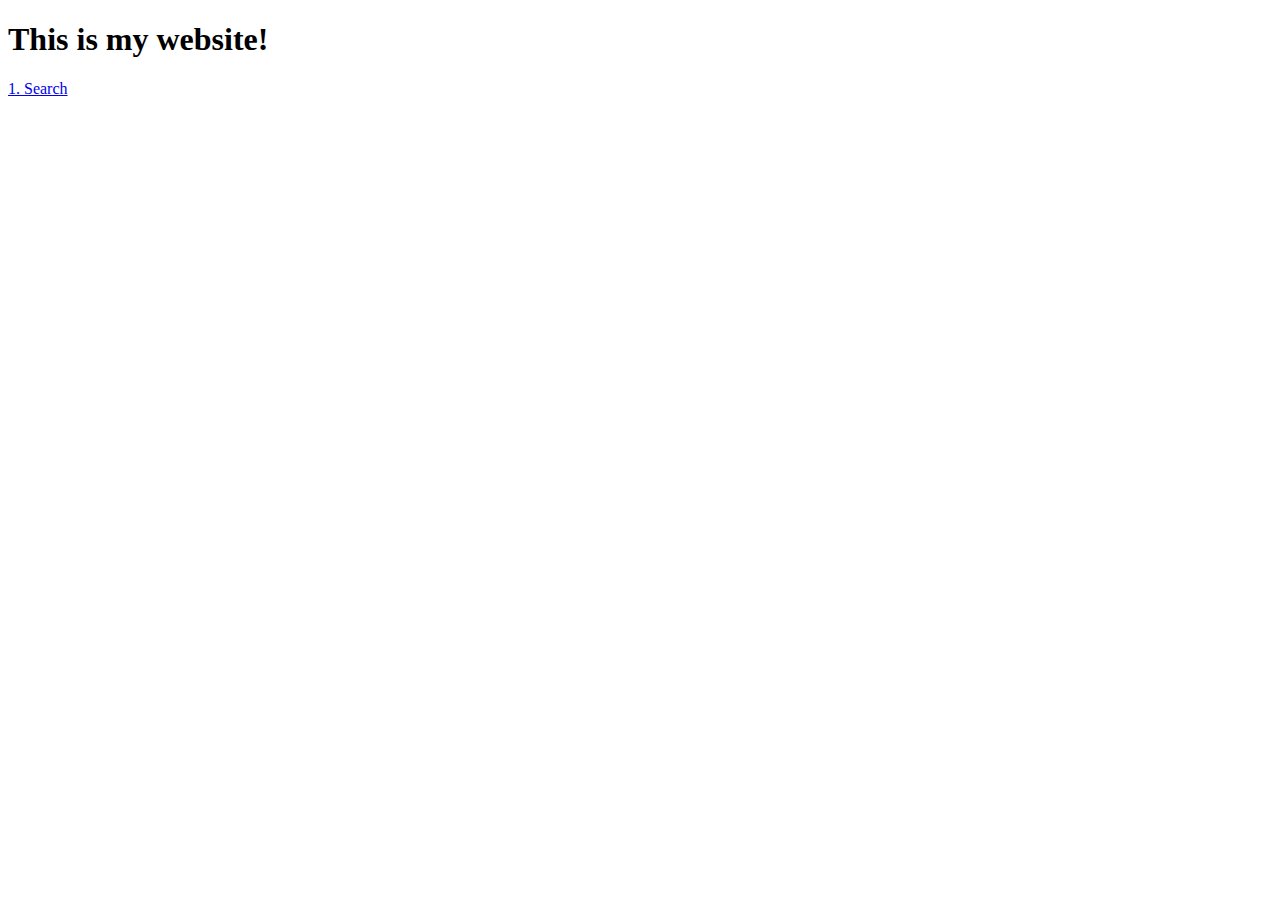
<file: index.html>
<!DOCTYPE html>
<html lang="en">
    <head>
        <title>Website1</title>
    </head>

    <body>
        <h1>This is my website!</h1>
        <a href="search.html">1. Search</a>
    </body>
</html>
</file>
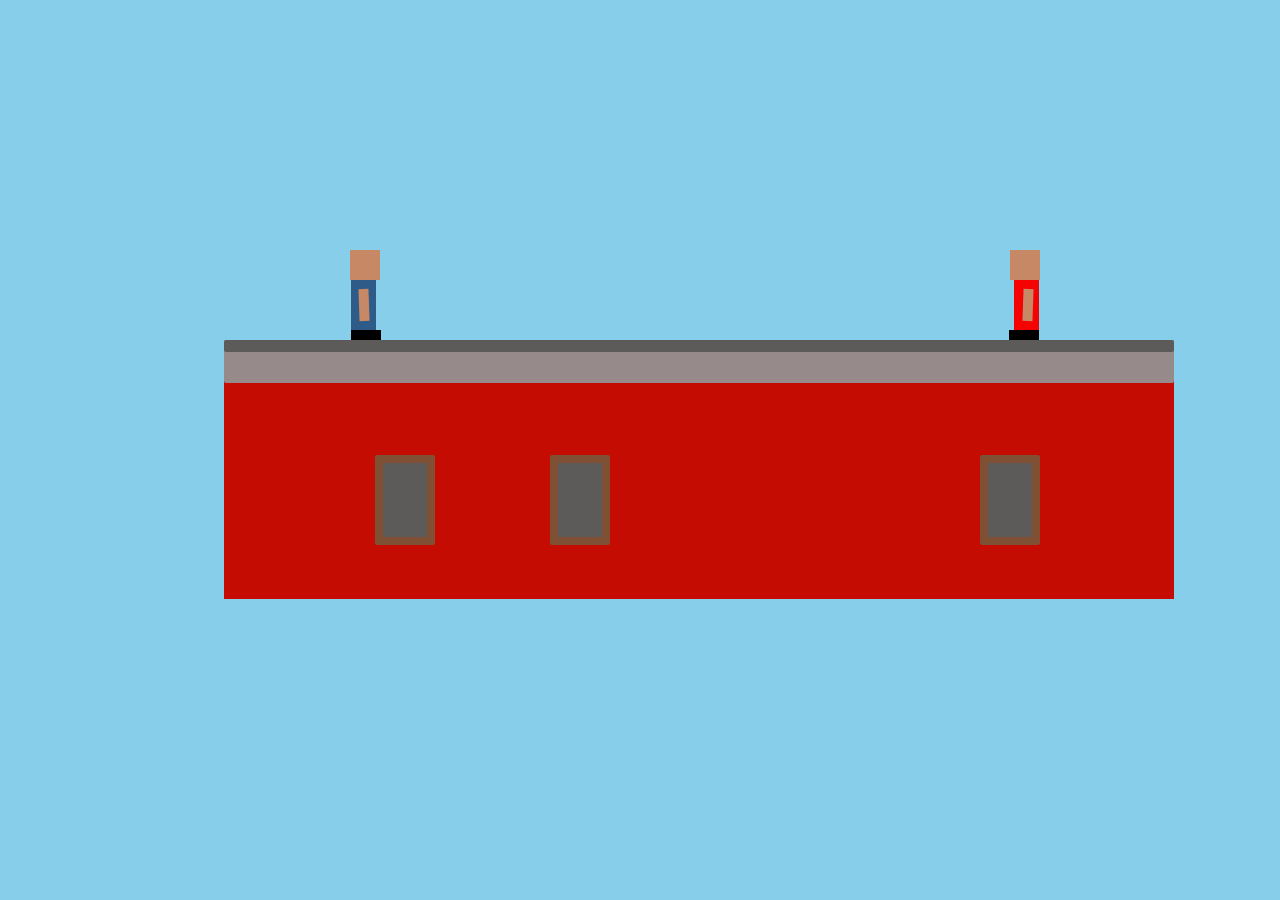
<file: art.html>
<!DOCTYPE html>
<html lang="en">
    <head>
        <meta charset="UTF-8">
        <meta name="viewport" content="width=device-width, initial-scale=1.0">
        <title>Art</title>
        <link rel="stylesheet" href="css/art.css">
    </head>
    <body>
        <div class="tower"></div>
        <div class="box1"></div>
        <div class="box2"></div>
        <div class="box3"></div>


        <div class="box"></div>
        <div class="boxs"></div>

        <div class="pb1"></div>
        <div class="pb2"></div>
        <div class="pb3"></div>
        <div class="pb4"></div>
        <div class="pb5"></div>
        <div class="pb6"></div>
        <div class="pb7"></div>
        <div class="pb8"></div>
        <div class="pb9"></div>
        <div class="pb10"></div>

    </body>
</html>
</file>
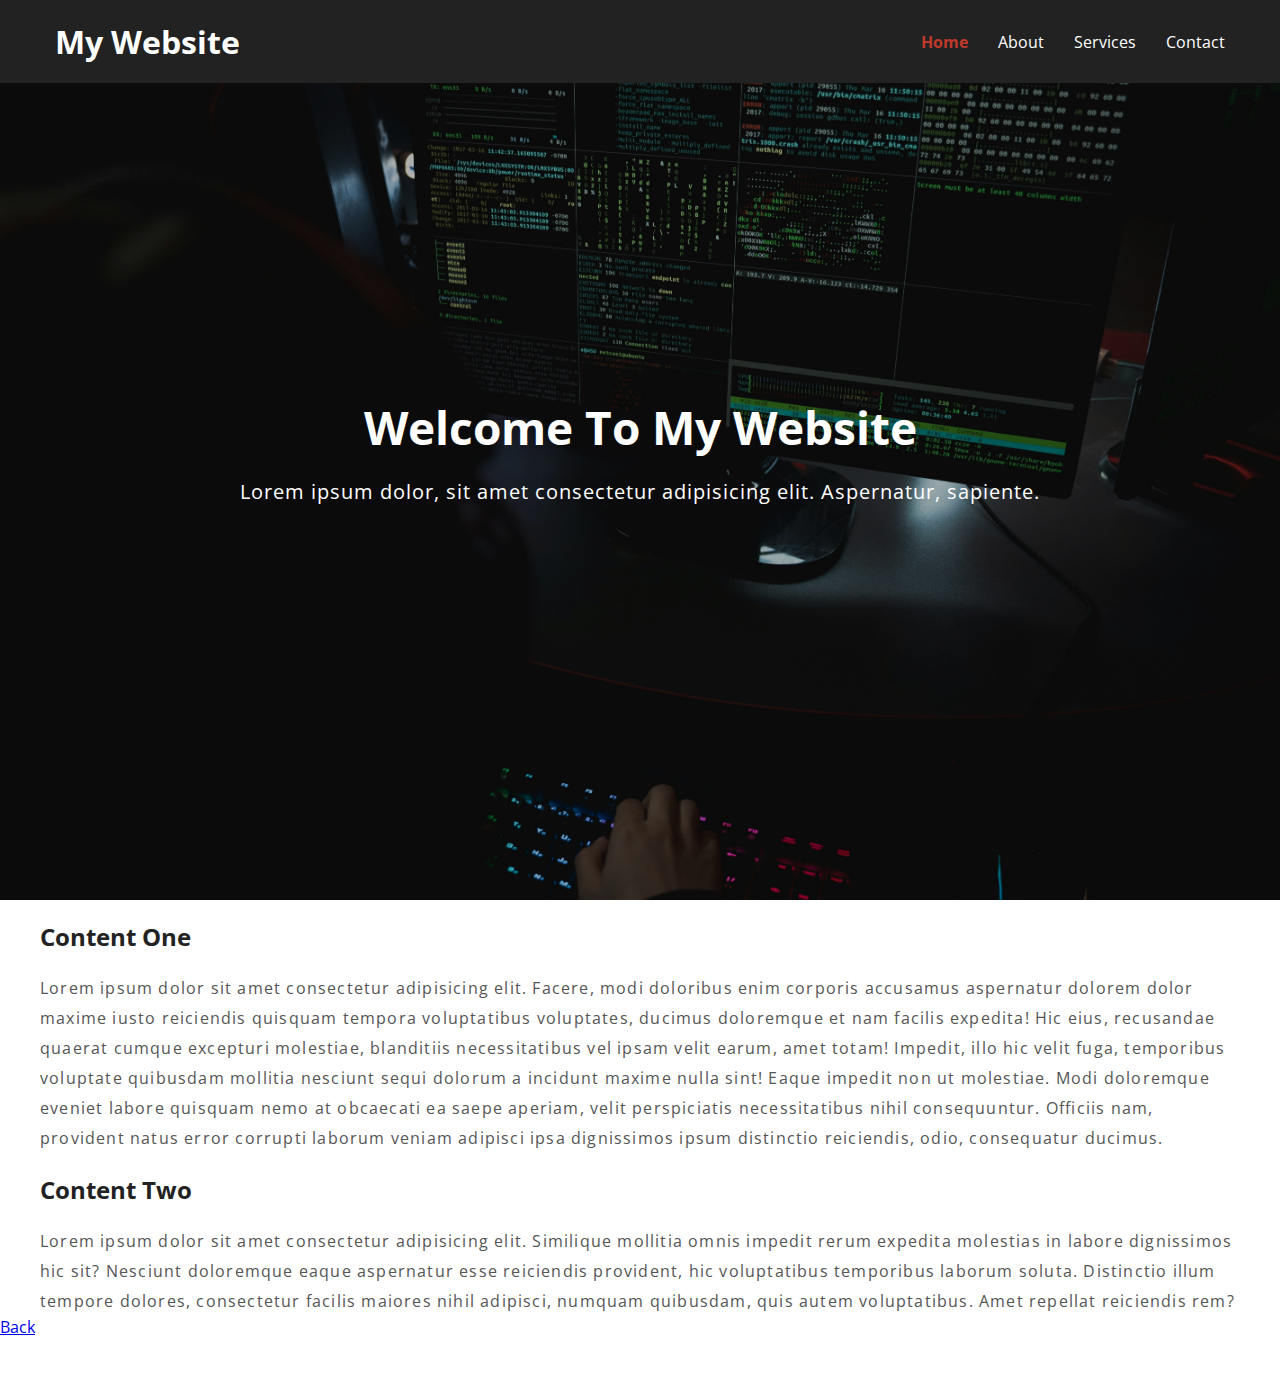
<file: navigation.html>
<!DOCTYPE html>
<html lang="en">
    <head>
        <meta charset="UTF-8">
        <meta name="viewport" content="width=device-width, initial-scale=1.0">
        <title>Navigation</title>
        <link rel="stylesheet" href="css/navigation.css">
    </head>
    <body>
        <nav class="nav">
            <div class="container">
                <h1 class="logo"><a href="navigation.html">My Website</a></h1>
                <ul>
                    <li><a href="#" class="current">Home</a></li>
                    <li><a href="#">About</a></li>
                    <li><a href="#">Services</a></li>
                    <li><a href="#">Contact</a></li>
                </ul>
            </div>
        </nav>
        <div class="hero">
            <div class="container">
                <h1>Welcome To My Website</h1>
                <p>Lorem ipsum dolor, sit amet consectetur adipisicing elit. Aspernatur, sapiente.</p>
            </div>
        </div>
        <section class="container content">
            <h2>Content One</h2>
            <p>Lorem ipsum dolor sit amet consectetur adipisicing elit. Facere, modi doloribus enim corporis accusamus aspernatur dolorem dolor maxime iusto reiciendis quisquam tempora voluptatibus voluptates, ducimus doloremque et nam facilis expedita! Hic eius, recusandae quaerat cumque excepturi molestiae, blanditiis necessitatibus vel ipsam velit earum, amet totam! Impedit, illo hic velit fuga, temporibus voluptate quibusdam mollitia nesciunt sequi dolorum a incidunt maxime nulla sint! Eaque impedit non ut molestiae. Modi doloremque eveniet labore quisquam nemo at obcaecati ea saepe aperiam, velit perspiciatis necessitatibus nihil consequuntur. Officiis nam, provident natus error corrupti laborum veniam adipisci ipsa dignissimos ipsum distinctio reiciendis, odio, consequatur ducimus.</p>
            <h3>Content Two</h3>
            <p>Lorem ipsum dolor sit amet consectetur adipisicing elit. Similique mollitia omnis impedit rerum expedita molestias in labore dignissimos hic sit? Nesciunt doloremque eaque aspernatur esse reiciendis provident, hic voluptatibus temporibus laborum soluta. Distinctio illum tempore dolores, consectetur facilis maiores nihil adipisci, numquam quibusdam, quis autem voluptatibus. Amet repellat reiciendis rem?</p>

        </section>
        <div class="back">
        <a href="index.html">Back</a>
        </div>
    </body>
    <script src="js/navigation.js"></script>
</html>
</file>
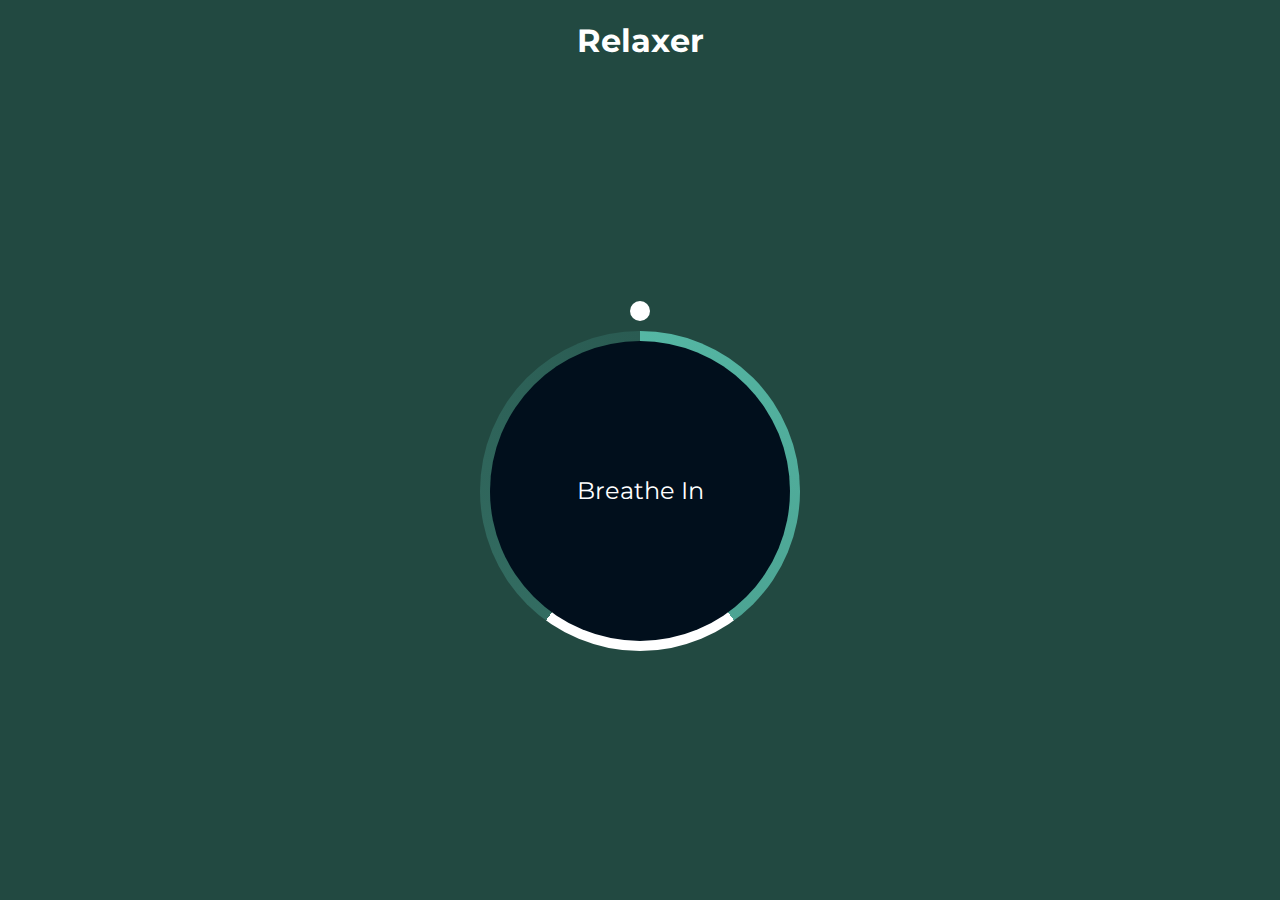
<file: relaxer.html>
<!DOCTYPE html>
<html lang="en">
    <head>
        <meta charset="UTF-8">
        <meta name="viewport" content="width=device-width, initial-scale=1.0">
        <title>Relaxer</title>
        <link rel="stylesheet" href="css/relaxer.css">
    </head>
    <body>

        <h1>Relaxer</h1>
        <div class="container" id="container">

            <div class="gradient-circle"></div>

            <div class="circle"></div>

            <p class="text" id="text"></p>

            <div class="pointer-container">
                <span class="pointer"></span>
            </div>
        </div>

        <script src="js/relaxer.js"></script>
    </body>
</html>
</file>
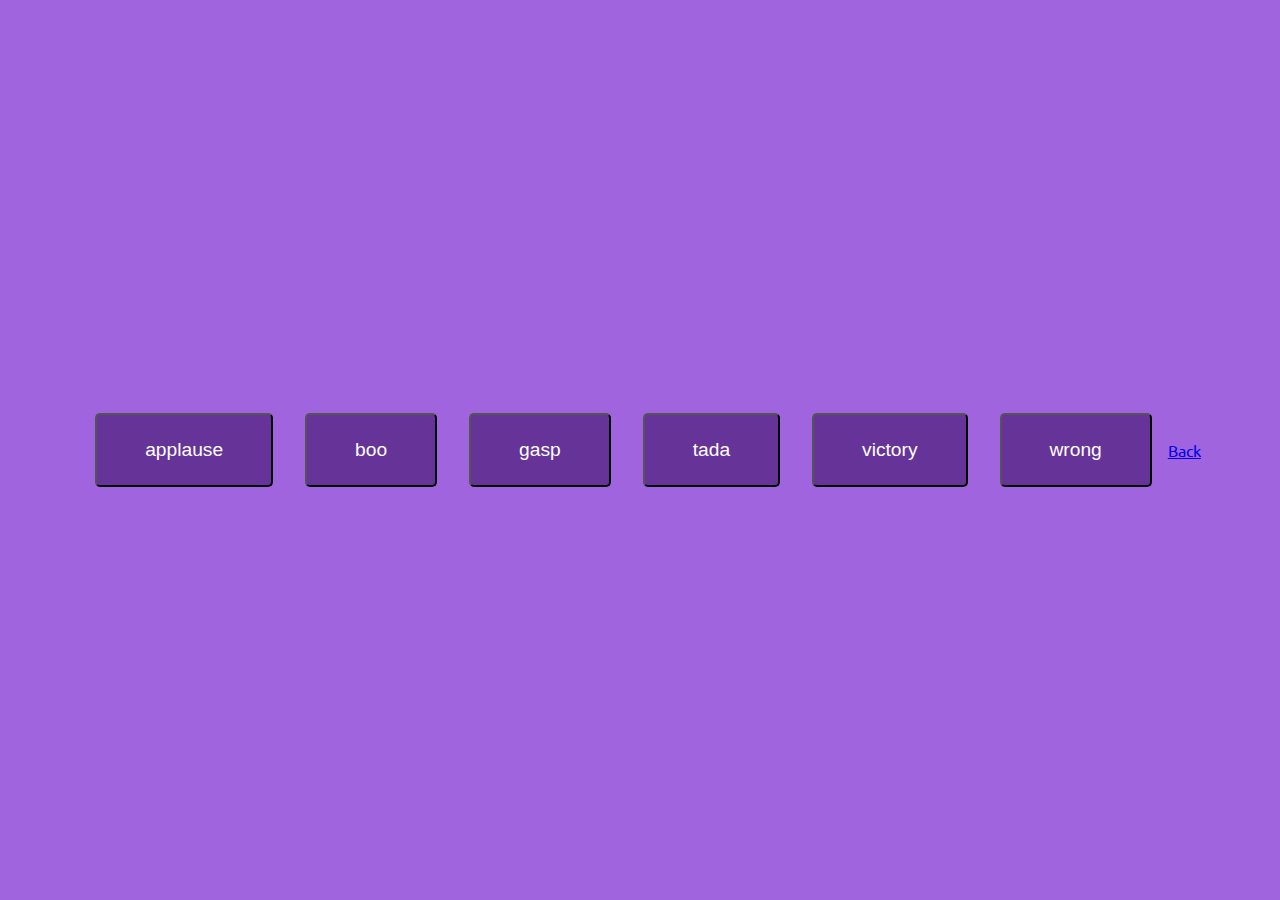
<file: sound.html>
<!DOCTYPE html>
<html lang="en">
    <head>
        <meta charset="UTF-8">
        <meta name="viewport" content="width=device-width, initial-scale=1.0">
        <title>Sound</title>
        <link rel="stylesheet" href="css/sound.css">
    </head>
    <body>
        <audio src="sounds/applause.mp3" class="applause"></audio>
        <audio src="sounds/boo.mp3" class="boo"></audio>
        <audio src="sounds/gasp.mp3" class="gasp"></audio>
        <audio src="sounds/tada.mp3" class="tada"></audio>
        <audio src="sounds/victory.mp3" class="victory"></audio>
        <audio src="sounds/wrong.mp3" class="wrong"></audio>
        <div class="buttons"></div>
        <div class="back">
        <a href="index.html">Back</a>
        </div>
    </body>
    <script src="js/sound.js"></script>
</html>
</file>
<file: css/art.css>
* {
    box-sizing: border-box;
}

body {
    background: skyblue;
    margin: 0;
}

.tower {
    background: #c40c02;
    top: 380px;
    left: 224px;
    height: 219px;
    width: 950px;
    display: flex;
    justify-content: center;
    align-items: center;
    position: absolute;
    margin: 0;
}

.box1 {
    background: #5c5b59;
    top: 455px;
    left: 375px;
    height: 90px;
    width: 60px;
    display: flex;
    justify-content: center;
    align-items: center;
    position: absolute;
    margin: 0;
    border-radius: 2px;
    border: 8px #805034;
    border-style: solid;
}

.box2 {
    background: #5c5b59;
    top: 455px;
    left: 550px;
    height: 90px;
    width: 60px;
    display: flex;
    justify-content: center;
    align-items: center;
    position: absolute;
    margin: 0;
    border-radius: 2px;
    border: 8px #805034;
    border-style: solid;
}

.box3 {
    background: #5c5b59;
    top: 455px;
    left: 980px;
    height: 90px;
    width: 60px;
    display: flex;
    justify-content: center;
    align-items: center;
    position: absolute;
    margin: 0;
    border-radius: 2px;
    border: 8px #805034;
    border-style: solid;
}

.box {
    background: #968b8a;
    top: 340px;
    left: 224px;
    height: 43px;
    width: 950px;
    display: flex;
    justify-content: center;
    align-items: center;
    position: absolute;
    margin: 0;
    border-radius: 2px;
}

.boxs {
    background: #5c5b59;
    top: 340px;
    left: 224px;
    height: 12px;
    width: 950px;
    display: flex;
    justify-content: center;
    align-items: center;
    position: absolute;
    margin: 0;
    border-radius: 2px;
}

.pb1 {
    background: #c78965;
    top: 250px;
    left: 350px;
    height: 30px;
    width: 30px;
    display: flex;
    justify-content: center;
    align-items: center;
    position: absolute;
    margin: 0;
}

.pb2 {
    background: #2e5b87;
    top: 280px;
    left: 351px;
    height: 51px;
    width: 25px;
    display: flex;
    justify-content: center;
    align-items: center;
    position: absolute;
    margin: 0;
}

.pb3 {
    background: black;
    top: 330px;
    left: 351px;
    height: 10px;
    width: 30px;
    display: flex;
    justify-content: center;
    align-items: center;
    position: absolute;
    margin: 0;
}

.pb4 {
    background: #c78965;
    top: 300px;
    left: 348px;
    height: 10px;
    width: 32px;
    display: flex;
    justify-content: center;
    align-items: center;
    position: absolute;
    margin: 0;
    rotate: 88deg;
}

.pb5 {
    background: #c78965;
    top: 250px;
    left: 1010px;
    height: 30px;
    width: 30px;
    display: flex;
    justify-content: center;
    align-items: center;
    position: absolute;
    margin: 0;
}

.pb6 {
    background: #f50202;
    top: 280px;
    left: 1014px;
    height: 51px;
    width: 25px;
    display: flex;
    justify-content: center;
    align-items: center;
    position: absolute;
    margin: 0;
}

.pb7 {
    background: black;
    top: 330px;
    left: 1009px;
    height: 10px;
    width: 30px;
    display: flex;
    justify-content: center;
    align-items: center;
    position: absolute;
    margin: 0;
}

.pb8 {
    background: #c78965;
    top: 300px;
    left: 1012px;
    height: 10px;
    width: 32px;
    display: flex;
    justify-content: center;
    align-items: center;
    position: absolute;
    margin: 0;
    rotate: 92deg;
}
</file>
<file: css/navigation.css>
@import url('https://fonts.googleapis.com/css2?family=Open+Sans:ital,wght@0,300..800;1,300..800&display=swap');

* {
    box-sizing: border-box;
    margin: 0;
    padding: 0;
}

body {
    color: #222;
    padding-bottom: 50px;
    font-family: "Open Sans", sans-serif;
}

.container {
    max-width: 1200px;
    margin: 0 auto;
}

.hero {
    background-image: url(images/computer.jpg);
    background-repeat: no-repeat;
    background-size: cover;
    background-position: bottom center;
    height: 100vh;
    color: white;
    display: flex;
    justify-content: center;
    align-items: center;
    text-align: center;
    position: relative;
    margin-bottom: 20px;
    z-index: -2;
}

.hero::before {
    content: '';
    position: absolute;
    top: 0;
    left: 0;
    width: 100%;
    height: 100%;
    background-color: rgba(0,0,0,0.3);
    z-index: -1;
}

.hero h1 {
    font-size: 46px;
    margin: 0 0 20px;
}

.hero p {
    font-size: 20px;
    letter-spacing: 1px;
}

.content h2, .content h3 {
    font-size: 150%;
    margin: 20px 0;
}

.content p {
    color: #555;
    line-height: 30px;
    letter-spacing: 1.2px;
}


.nav {
    position: fixed;
    background-color: #222;
    top: 0;
    left: 0;
    right: 0;
    transition: all 0.3s ease-in-out;
}

.nav .container {
    display: flex;
    justify-content: space-between;
    align-items: center;
    padding: 20px 0;
    transition: all 0.3s ease-in-out;
}

.nav ul {
    display: flex;
    list-style-type: none;
    align-items: center;
    justify-content: center;
}

.nav a {
    color: white;
    text-decoration: none;
    padding: 7px 15px;
    transition: all 0.3s ease-in-out;
}

.nav.active {
    background-color: white;
    box-shadow: 0 2px 10px rgba(0,0,0,0.3);
}

.nav.active a {
    color: black;
}

.nav.active .container {
    padding: 10px 0;
}

.nav a.current, .nav a:hover {
    color: rgb(192,57,43);
    font-weight: bold;
}
</file>
<file: css/relaxer.css>
@import url('https://fonts.googleapis.com/css2?family=Montserrat:ital,wght@0,100..900;1,100..900&display=swap');

* {
    box-sizing: border-box;
}

body {
    background: #224941;
    color: white;
    font-family: 'Montserrat', sans-serif;
    min-height: 100vh;
    overflow: hidden;
    display: flex;
    flex-direction: column;
    align-items: center;
    margin: 0;
}

.text {
    color: #ffffff;
    z-index: 100;
    font-size: 24px;
    font-family: 'Montserrat', sans-serif;
}

.container {
    display: flex;
    align-items: center;
    justify-content: center;
    margin: auto;
    height: 300px;
    width: 300px;
    position: relative;
    transform: scale(1);
}

.circle {
    background: #010f1c;
    height: 100%;
    width: 100%;
    border-radius: 50%;
    position: absolute;
    top: 0px;
    left: 0px;
    z-index: -1;
}

.gradient-circle {
    background: conic-gradient(
        #55b7a4 0%,
        #4ca493 40%,
        #ffffff 40%,
        #ffffff 60%,
        #336d62 60%,
        #2a5b52 100%
    );
    height: 320px;
    width: 320px;
    z-index: -2;
    border-radius: 50%;
    position: absolute;
    top: -10px;
    left: -10px;
}

.pointer {
    background: #ffffff;
    border-radius: 50%;
    height: 20px;
    width: 20px;
    display: block;
}

.pointer-container {
    position: absolute;
    top: -40px;
    left: 140px;
    width: 20px;
    height: 190px;
    transform-origin: bottom center;
    animation: rotate 7.5s linear forwards infinite;
}

@keyframes rotate {
    from {
        transform: rotate(0deg);
    }
    to {
        transform: rotate(360deg);
    }
}

@keyframes grow {
    from {
        transform: scale(1);
    }
    to {
        transform: scale(1.2);
    }
}

.container.grow {
    animation: grow 3s linear forwards;
}

@keyframes shrink {
    from {
        transform: scale(1.2);
    }
    to {
        transform: scale(1);
    }
}

.container.shrink {
    animation: shrink 3s linear forwards;
}
</file>
<file: css/sound.css>
@import url('https://fonts.googleapis.com/css2?family=Roboto:ital,wght@0,100..900;1,100..900&family=Ubuntu:ital,wght@0,300;0,400;0,500;0,700;1,300;1,400;1,500;1,700&display=swap');

* {
    box-sizing: border-box;
}

.back {
    z-index: 100;
}

body {
    font-family: "Ubuntu", sans-serif;
    height: 100vh;
    display: flex;
    align-items: center;
    justify-content: center;
    margin: 0;
    background: rgb(161, 100, 223);
}

.btn {
    background: rebeccapurple;
    color: white;
    margin: 1rem;
    padding: 1.5rem 3rem;
    font-size: 1.2rem;
    cursor: pointer;
    border-radius: 5px;
}

.btn.hover {
    opacity: 1;
}
</file>
